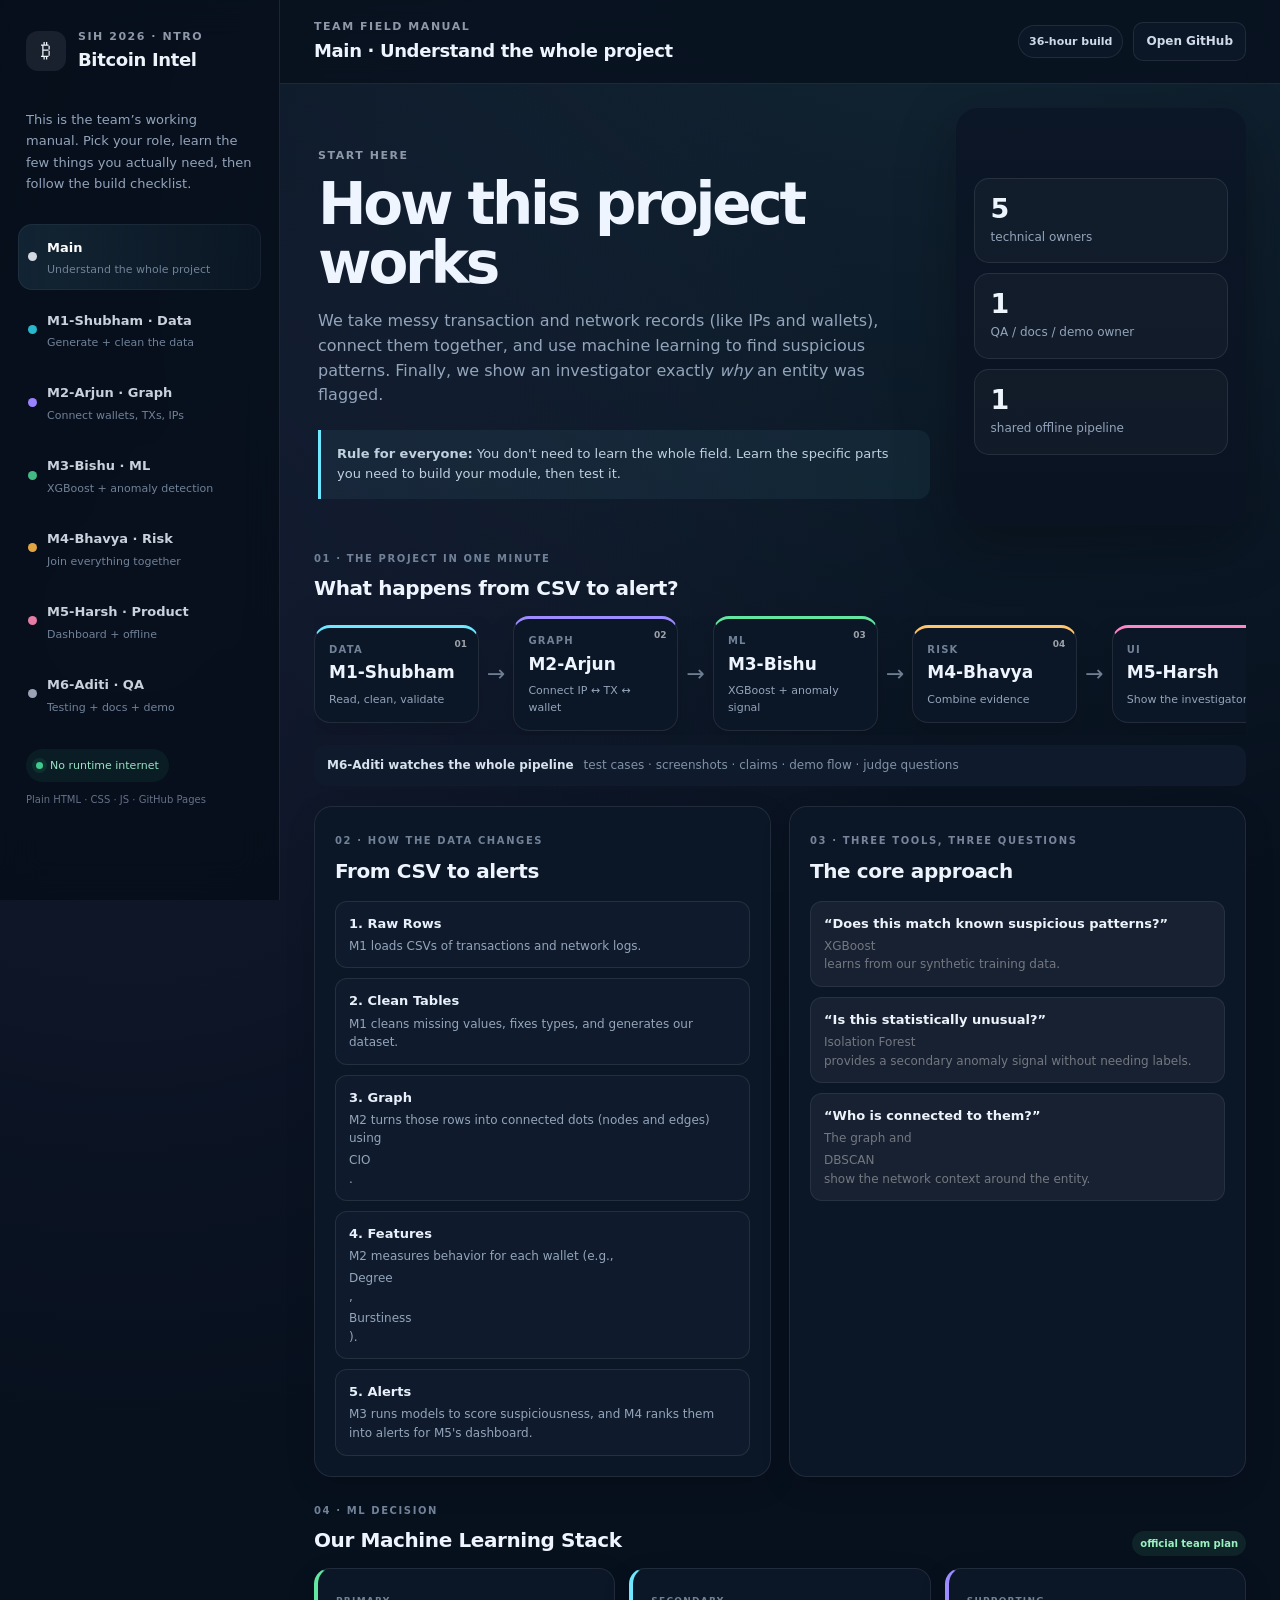
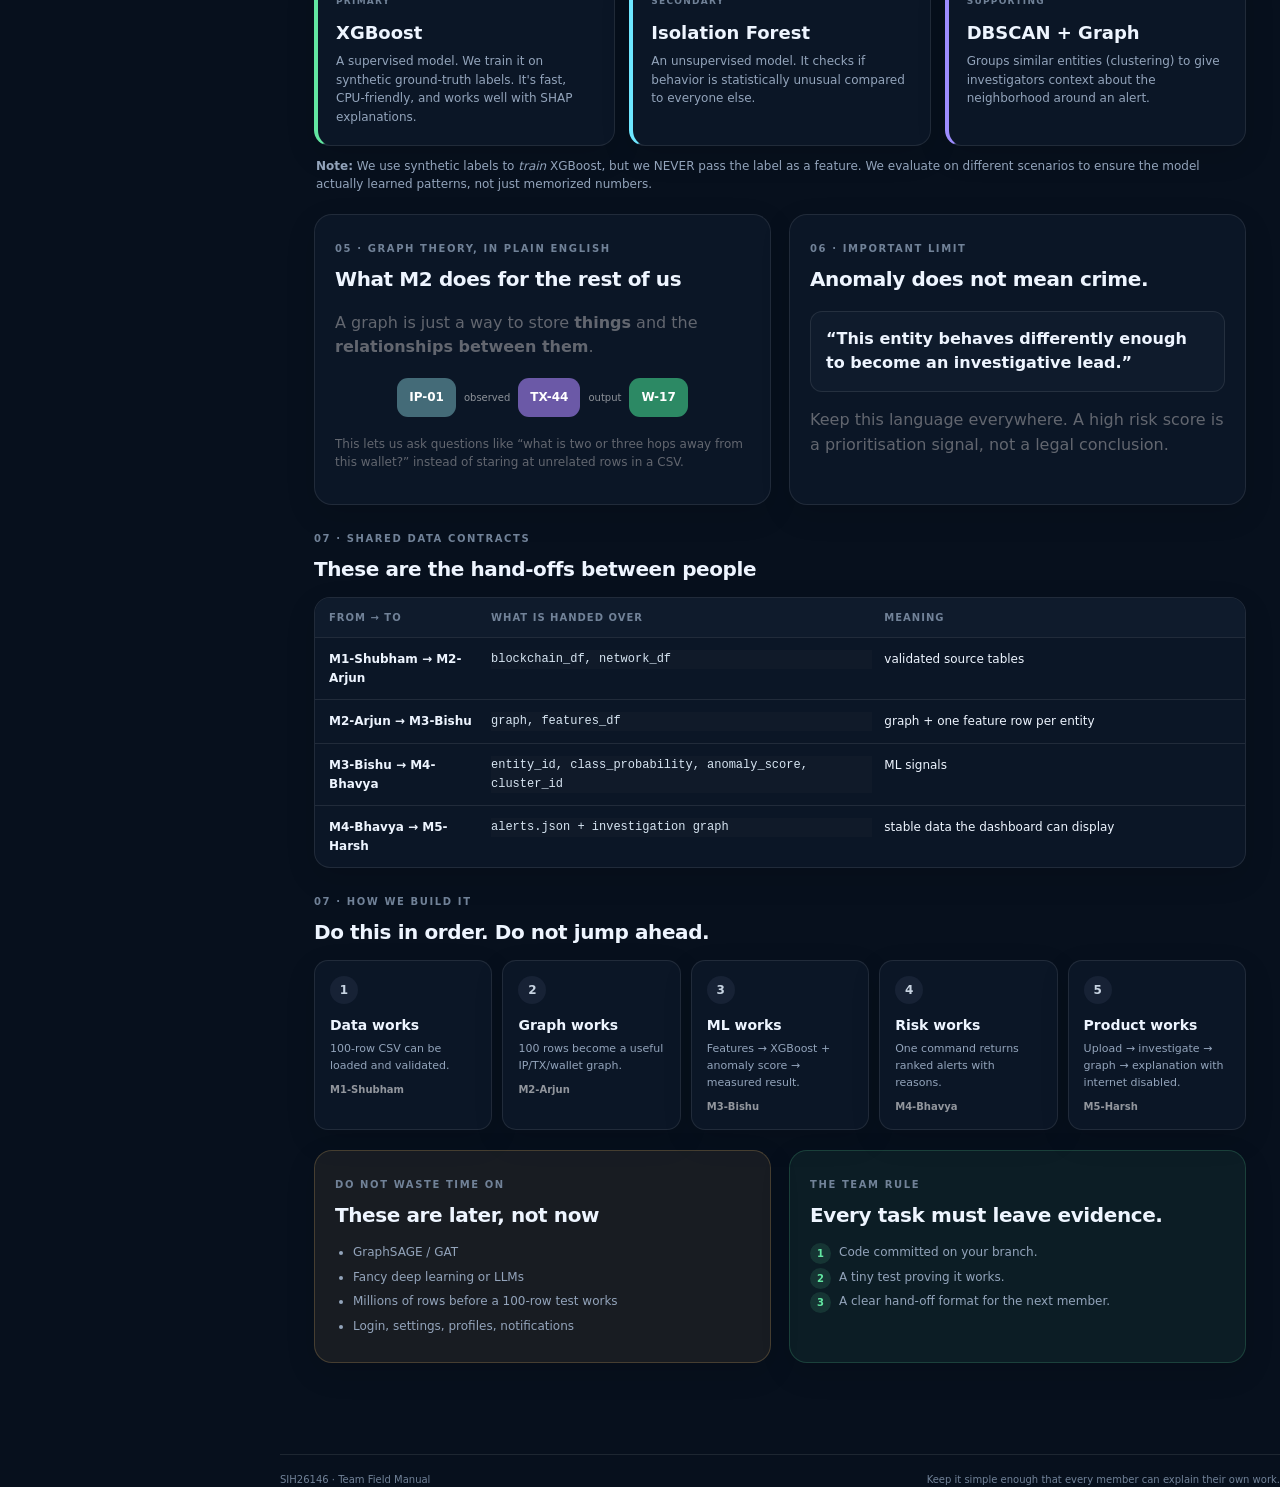
<file: docs/index.html>
<!doctype html>
<html lang="en">
  <head>
    <meta charset="utf-8" />
    <meta name="viewport" content="width=device-width, initial-scale=1" />
    <meta name="theme-color" content="#0b1220" />
    <meta
      name="description"
      content="SIH26146 team field manual — learn the project, own a module, build it, test it, hand it off."
    />
    <title>SIH26146 · Team Field Manual</title>
    <link rel="stylesheet" href="styles.css" />
  </head>
  <body>
    <div class="app-shell">
      <aside class="sidebar" id="sidebar">
        <div class="brand">
          <div class="brand-mark">₿</div>
          <div>
            <div class="eyebrow">SIH 2026 · NTRO</div>
            <h1>Bitcoin Intel</h1>
          </div>
        </div>
        <p class="sidebar-intro">
          This is the team’s working manual. Pick your role, learn the few
          things you actually need, then follow the build checklist.
        </p>

        <nav class="role-nav" aria-label="Team sections">
          <button class="nav-item active" data-tab="main">
            <span class="nav-dot accent"></span
            ><span
              ><strong>Main</strong
              ><small>Understand the whole project</small></span
            >
          </button>
          <button class="nav-item" data-tab="m1">
            <span class="nav-dot cyan"></span
            ><span
              ><strong>M1-Shubham · Data</strong
              ><small>Generate + clean the data</small></span
            >
          </button>
          <button class="nav-item" data-tab="m2">
            <span class="nav-dot violet"></span
            ><span
              ><strong>M2-Arjun · Graph</strong
              ><small>Connect wallets, TXs, IPs</small></span
            >
          </button>
          <button class="nav-item" data-tab="m3">
            <span class="nav-dot green"></span
            ><span
              ><strong>M3-Bishu · ML</strong
              ><small>XGBoost + anomaly detection</small></span
            >
          </button>
          <button class="nav-item" data-tab="m4">
            <span class="nav-dot amber"></span
            ><span
              ><strong>M4-Bhavya · Risk</strong
              ><small>Join everything together</small></span
            >
          </button>
          <button class="nav-item" data-tab="m5">
            <span class="nav-dot pink"></span
            ><span
              ><strong>M5-Harsh · Product</strong
              ><small>Dashboard + offline</small></span
            >
          </button>
          <button class="nav-item" data-tab="m6">
            <span class="nav-dot slate"></span
            ><span
              ><strong>M6-Aditi · QA</strong
              ><small>Testing + docs + demo</small></span
            >
          </button>
        </nav>

        <div class="sidebar-footer">
          <div class="status-pill"><span></span> No runtime internet</div>
          <div class="tiny">Plain HTML · CSS · JS · GitHub Pages</div>
        </div>
      </aside>

      <main class="content">
        <header class="topbar">
          <button class="mobile-menu" id="menuBtn" aria-label="Open navigation">
            ☰
          </button>
          <div>
            <div class="eyebrow">TEAM FIELD MANUAL</div>
            <h2 id="pageTitle">Main · Understand the whole project</h2>
          </div>
          <div class="top-actions">
            <span class="build-tag">36-hour build</span>
            <a
              class="ghost-btn"
              href="https://github.com/bishuk-dev/sih26146-bitcoin-intel"
              target="_blank"
              rel="noopener noreferrer"
              >Open GitHub</a
            >
          </div>
        </header>

        <!-- ========================= MAIN ========================= -->
        <section class="page active-page" data-page="main">
          <div class="hero-grid">
            <div class="hero-copy">
              <span class="eyebrow">START HERE</span>
              <h3>How this project works</h3>
              <p class="lead">
                We take messy transaction and network records (like IPs and
                wallets), connect them together, and use machine learning to
                find suspicious patterns. Finally, we show an investigator
                exactly <em>why</em> an entity was flagged.
              </p>
              <div class="quick-note">
                <b>Rule for everyone:</b> You don't need to learn the whole
                field. Learn the specific parts you need to build your module,
                then test it.
              </div>
            </div>
            <div class="hero-side">
              <div class="big-stat"><b>5</b><span>technical owners</span></div>
              <div class="big-stat">
                <b>1</b><span>QA / docs / demo owner</span>
              </div>
              <div class="big-stat">
                <b>1</b><span>shared offline pipeline</span>
              </div>
            </div>
          </div>

          <section class="section">
            <div class="section-head">
              <div>
                <span class="kicker">01 · THE PROJECT IN ONE MINUTE</span>
                <h4>What happens from CSV to alert?</h4>
              </div>
            </div>
            <div class="pipeline big-pipeline">
              <div class="pipeline-node cyan">
                <span>01</span><b>DATA</b><strong>M1-Shubham</strong
                ><small>Read, clean, validate</small>
              </div>
              <div class="pipe-arrow">→</div>
              <div class="pipeline-node violet">
                <span>02</span><b>GRAPH</b><strong>M2-Arjun</strong
                ><small>Connect IP ↔ TX ↔ wallet</small>
              </div>
              <div class="pipe-arrow">→</div>
              <div class="pipeline-node green">
                <span>03</span><b>ML</b><strong>M3-Bishu</strong
                ><small>XGBoost + anomaly signal</small>
              </div>
              <div class="pipe-arrow">→</div>
              <div class="pipeline-node amber">
                <span>04</span><b>RISK</b><strong>M4-Bhavya</strong
                ><small>Combine evidence</small>
              </div>
              <div class="pipe-arrow">→</div>
              <div class="pipeline-node pink">
                <span>05</span><b>UI</b><strong>M5-Harsh</strong
                ><small>Show the investigator</small>
              </div>
            </div>
            <div class="support-lane">
              <b>M6-Aditi watches the whole pipeline</b
              ><span
                >test cases · screenshots · claims · demo flow · judge
                questions</span
              >
            </div>
          </section>

          <section class="section two-col">
            <div class="panel paper">
              <span class="kicker">02 · HOW THE DATA CHANGES</span>
              <h4>From CSV to alerts</h4>
              <div class="underhood">
                <div>
                  <b>1. Raw Rows</b
                  ><span>M1 loads CSVs of transactions and network logs.</span>
                </div>
                <div>
                  <b>2. Clean Tables</b
                  ><span
                    >M1 cleans missing values, fixes types, and generates our
                    dataset.</span
                  >
                </div>
                <div>
                  <b>3. Graph</b
                  ><span
                    >M2 turns those rows into connected dots (nodes and edges)
                    using
                    <span class="tech-term" data-term="cio">CIO</span>.</span
                  >
                </div>
                <div>
                  <b>4. Features</b
                  ><span
                    >M2 measures behavior for each wallet (e.g.,
                    <span class="tech-term" data-term="degree">Degree</span>,
                    <span class="tech-term" data-term="burstiness"
                      >Burstiness</span
                    >).</span
                  >
                </div>
                <div>
                  <b>5. Alerts</b
                  ><span
                    >M3 runs models to score suspiciousness, and M4 ranks them
                    into alerts for M5's dashboard.</span
                  >
                </div>
              </div>
            </div>
            <div class="panel dark-paper">
              <span class="kicker">03 · THREE TOOLS, THREE QUESTIONS</span>
              <h4>The core approach</h4>
              <div class="question-stack">
                <div>
                  <b>“Does this match known suspicious patterns?”</b
                  ><span
                    ><span class="tech-term" data-term="xgboost">XGBoost</span>
                    learns from our synthetic training data.</span
                  >
                </div>
                <div>
                  <b>“Is this statistically unusual?”</b
                  ><span
                    ><span class="tech-term" data-term="isolation-forest"
                      >Isolation Forest</span
                    >
                    provides a secondary anomaly signal without needing
                    labels.</span
                  >
                </div>
                <div>
                  <b>“Who is connected to them?”</b
                  ><span
                    >The graph and
                    <span class="tech-term" data-term="dbscan">DBSCAN</span>
                    show the network context around the entity.</span
                  >
                </div>
              </div>
            </div>
          </section>

          <section class="section">
            <div class="section-head">
              <div>
                <span class="kicker">04 · ML DECISION</span>
                <h4>Our Machine Learning Stack</h4>
              </div>
              <span class="section-chip green-chip">official team plan</span>
            </div>
            <div class="decision-grid">
              <div class="decision-card primary">
                <span class="decision-label">PRIMARY</span>
                <h5>
                  <span class="tech-term" data-term="xgboost">XGBoost</span>
                </h5>
                <p>
                  A supervised model. We train it on synthetic ground-truth
                  labels. It's fast, CPU-friendly, and works well with
                  <span class="tech-term" data-term="shap">SHAP</span>
                  explanations.
                </p>
              </div>
              <div class="decision-card secondary">
                <span class="decision-label">SECONDARY</span>
                <h5>
                  <span class="tech-term" data-term="isolation-forest"
                    >Isolation Forest</span
                  >
                </h5>
                <p>
                  An unsupervised model. It checks if behavior is statistically
                  unusual compared to everyone else.
                </p>
              </div>
              <div class="decision-card support">
                <span class="decision-label">SUPPORTING</span>
                <h5>
                  <span class="tech-term" data-term="dbscan">DBSCAN</span> +
                  Graph
                </h5>
                <p>
                  Groups similar entities (clustering) to give investigators
                  context about the neighborhood around an alert.
                </p>
              </div>
            </div>
            <p class="small-note">
              <strong>Note:</strong> We use synthetic labels to
              <em>train</em> XGBoost, but we NEVER pass the label as a feature.
              We evaluate on different scenarios to ensure the model actually
              learned patterns, not just memorized numbers.
            </p>
          </section>

          <section class="section two-col">
            <div class="panel">
              <span class="kicker">05 · GRAPH THEORY, IN PLAIN ENGLISH</span>
              <h4>What M2 does for the rest of us</h4>
              <p>
                A graph is just a way to store <b>things</b> and the
                <b>relationships between them</b>.
              </p>
              <div class="mini-graph">
                <div class="g-node ip">IP-01</div>
                <div class="g-edge">observed</div>
                <div class="g-node tx">TX-44</div>
                <div class="g-edge">output</div>
                <div class="g-node wallet">W-17</div>
              </div>
              <p class="muted">
                This lets us ask questions like “what is two or three hops away
                from this wallet?” instead of staring at unrelated rows in a
                CSV.
              </p>
            </div>
            <div class="panel">
              <span class="kicker">06 · IMPORTANT LIMIT</span>
              <h4>Anomaly does not mean crime.</h4>
              <div class="quote-box">
                “This entity behaves differently enough to become an
                investigative lead.”
              </div>
              <p>
                Keep this language everywhere. A high risk score is a
                prioritisation signal, not a legal conclusion.
              </p>
            </div>
          </section>

          <section class="section">
            <div class="section-head">
              <div>
                <span class="kicker">07 · SHARED DATA CONTRACTS</span>
                <h4>These are the hand-offs between people</h4>
              </div>
            </div>
            <div class="contract-table">
              <div class="contract-row head">
                <b>From → To</b><b>What is handed over</b><b>Meaning</b>
              </div>
              <div class="contract-row">
                <b>M1-Shubham → M2-Arjun</b
                ><code>blockchain_df, network_df</code
                ><span>validated source tables</span>
              </div>
              <div class="contract-row">
                <b>M2-Arjun → M3-Bishu</b><code>graph, features_df</code
                ><span>graph + one feature row per entity</span>
              </div>
              <div class="contract-row">
                <b>M3-Bishu → M4-Bhavya</b
                ><code
                  >entity_id, class_probability, anomaly_score, cluster_id</code
                ><span>ML signals</span>
              </div>
              <div class="contract-row">
                <b>M4-Bhavya → M5-Harsh</b
                ><code>alerts.json + investigation graph</code
                ><span>stable data the dashboard can display</span>
              </div>
            </div>
          </section>

          <section class="section">
            <div class="section-head">
              <div>
                <span class="kicker">07 · HOW WE BUILD IT</span>
                <h4>Do this in order. Do not jump ahead.</h4>
              </div>
            </div>
            <div class="gates">
              <div class="gate">
                <span>1</span>
                <div>
                  <b>Data works</b>
                  <p>100-row CSV can be loaded and validated.</p>
                  <small>M1-Shubham</small>
                </div>
              </div>
              <div class="gate">
                <span>2</span>
                <div>
                  <b>Graph works</b>
                  <p>100 rows become a useful IP/TX/wallet graph.</p>
                  <small>M2-Arjun</small>
                </div>
              </div>
              <div class="gate">
                <span>3</span>
                <div>
                  <b>ML works</b>
                  <p>Features → XGBoost + anomaly score → measured result.</p>
                  <small>M3-Bishu</small>
                </div>
              </div>
              <div class="gate">
                <span>4</span>
                <div>
                  <b>Risk works</b>
                  <p>One command returns ranked alerts with reasons.</p>
                  <small>M4-Bhavya</small>
                </div>
              </div>
              <div class="gate">
                <span>5</span>
                <div>
                  <b>Product works</b>
                  <p>
                    Upload → investigate → graph → explanation with internet
                    disabled.
                  </p>
                  <small>M5-Harsh</small>
                </div>
              </div>
            </div>
          </section>

          <section class="section two-col">
            <div class="panel warning-panel">
              <span class="kicker">DO NOT WASTE TIME ON</span>
              <h4>These are later, not now</h4>
              <ul class="plain-list">
                <li>GraphSAGE / GAT</li>
                <li>Fancy deep learning or LLMs</li>
                <li>Millions of rows before a 100-row test works</li>
                <li>Login, settings, profiles, notifications</li>
              </ul>
            </div>
            <div class="panel success-panel">
              <span class="kicker">THE TEAM RULE</span>
              <h4>Every task must leave evidence.</h4>
              <ol class="plain-list numbered">
                <li>Code committed on your branch.</li>
                <li>A tiny test proving it works.</li>
                <li>A clear hand-off format for the next member.</li>
              </ol>
            </div>
          </section>
        </section>

        <!-- ========================= M1-Shubham ========================= -->
        <section class="page" data-page="m1">
          <div class="role-hero role-cyan">
            <div>
              <span class="role-badge">M1-Shubham · DATA ENGINEER</span>
              <h3>
                Your job: make believable data and make bad input fail early.
              </h3>
              <p>
                You own the front door. Everything after you assumes the data is
                shaped correctly.
              </p>
            </div>
            <div class="role-stat">
              <b>Own</b><span>data/generator/*<br />src/ingestion/*</span>
            </div>
          </div>

          <section class="section two-col">
            <div class="panel">
              <span class="kicker">WHAT TO LEARN FIRST</span>
              <h4>Learn this, then code.</h4>
              <ol class="step-list">
                <li>
                  <b>pandas</b
                  ><span>DataFrame, `read_csv`, `groupby`, `merge`.</span>
                </li>
                <li>
                  <b>Data Validation</b
                  ><span
                    >Find missing fields, duplicate rows, bad timestamps.</span
                  >
                </li>
                <li>
                  <b>Synthetic Generation</b
                  ><span
                    >Use NumPy/Faker to generate realistic normal traffic.</span
                  >
                </li>
                <li>
                  <b>Scenario Injection</b
                  ><span
                    >Generate
                    <span class="tech-term" data-term="burstiness"
                      >Burstiness</span
                    >,
                    <span class="tech-term" data-term="fan-out">Fan-Out</span>,
                    and
                    <span class="tech-term" data-term="fan-in">Fan-In</span>
                    scenarios.</span
                  >
                </li>
              </ol>
            </div>
            <div class="panel paper">
              <span class="kicker">FILES</span>
              <h4>Work here</h4>
              <div class="file-list">
                <code>data/generator/generate.py</code
                ><code>src/ingestion/loader.py</code
                ><code>tests/test_generator.py</code
                ><code>tests/test_ingestion.py</code>
              </div>
              <div class="callout">
                Do not change graph or ML code just to make your module work.
                Fix the data at the boundary.
              </div>
            </div>
          </section>

          <section class="section">
            <div class="section-head">
              <div>
                <span class="kicker">BUILD CHECKLIST</span>
                <h4>Do this in order</h4>
              </div>
            </div>
            <ul class="check-list">
              <li>
                Create a simple 100-row sample dataset by hand to test the
                pipeline.
              </li>
              <li>
                Write a schema validator to reject bad CSVs (e.g., negative
                amounts).
              </li>
              <li>Write the synthetic generator for "Normal" behavior.</li>
              <li>
                Write the generator for Anomalous behaviors (<span
                  class="tech-term"
                  data-term="fan-out"
                  >Fan-out</span
                >,
                <span class="tech-term" data-term="burstiness">Burstiness</span
                >).
              </li>
              <li>
                Ensure the ground-truth label is generated but kept completely
                separate from the features we hand to the ML model.
              </li>
            </ul>
          </section>

          <section class="section two-col">
            <div class="panel">
              <span class="kicker">HAND OFF TO M2</span>
              <h4>Output required</h4>
              <div class="code-card">
                <code>blockchain_df</code><code>network_df</code>
              </div>
              <p>M2 must be able to use your output without manual fixing.</p>
            </div>
            <div class="panel">
              <span class="kicker">WATCH OUT FOR</span>
              <h4>Don't cheat</h4>
              <p>
                Do not generate training and testing datasets using the exact
                same random seeds or ranges, otherwise our ML model is just
                memorizing the generator instead of learning patterns.
              </p>
            </div>
          </section>
        </section>

        <!-- ========================= M2-Arjun ========================= -->
        <section class="page" data-page="m2">
          <div class="role-hero role-violet">
            <div>
              <span class="role-badge">M2-Arjun · GRAPH ENGINEER</span>
              <h3>
                Your job: turn rows into relationships the rest of the team can
                reason about.
              </h3>
              <p>
                The graph is not decoration. It is where the transaction and
                network layers become one investigative picture.
              </p>
            </div>
            <div class="role-stat"><b>Own</b><span>src/graph/*</span></div>
          </div>

          <section class="section two-col">
            <div class="panel">
              <span class="kicker">LEARN FIRST</span>
              <h4>The small set of graph ideas you need</h4>
              <ol class="step-list">
                <li><b>Node</b><span>A thing: wallet, TX, IP.</span></li>
                <li>
                  <b>Edge</b
                  ><span>A relationship: INPUT, OUTPUT, OBSERVED.</span>
                </li>
                <li>
                  <b><span class="tech-term" data-term="degree">Degree</span></b
                  ><span>How many connections a node has (In/Out).</span>
                </li>
                <li>
                  <b
                    ><span class="tech-term" data-term="pagerank"
                      >PageRank</span
                    ></b
                  ><span>Measures entity importance in the graph.</span>
                </li>
                <li>
                  <b
                    >Entity clustering (<span class="tech-term" data-term="cio"
                      >CIO</span
                    >)</b
                  ><span
                    >Grouping multiple wallet addresses that likely belong to
                    one actor.</span
                  >
                </li>
              </ol>
            </div>
            <div class="panel paper">
              <span class="kicker">FILES</span>
              <h4>Work here</h4>
              <div class="file-list">
                <code>src/graph/build_graph.py</code
                ><code>src/graph/cio.py</code><code>src/graph/features.py</code
                ><code>tests/test_graph.py</code>
              </div>
              <div class="callout">
                Start with a tiny graph you can draw on paper. If you can't
                explain a node or edge, don't add it yet.
              </div>
            </div>
          </section>

          <section class="section">
            <div class="section-head">
              <div>
                <span class="kicker">BUILD CHECKLIST</span>
                <h4>Do this in order</h4>
              </div>
            </div>
            <ul class="check-list">
              <li>
                Build the base transaction graph (Wallet → TX → Wallet) using
                NetworkX.
              </li>
              <li>Add network observations (IP → TX).</li>
              <li>
                Implement
                <span class="tech-term" data-term="cio">CIO</span> clustering to
                group wallets.
              </li>
              <li>
                Compute standard graph features (<span
                  class="tech-term"
                  data-term="degree"
                  >Degree</span
                >, <span class="tech-term" data-term="pagerank">PageRank</span>,
                Unique Counterparties).
              </li>
              <li>
                Compute behavioral features (<span
                  class="tech-term"
                  data-term="fan-in"
                  >Fan-in</span
                >, <span class="tech-term" data-term="fan-out">Fan-out</span>,
                Peeling).
              </li>
              <li>
                Write a function to extract a small 2-hop sub-graph around a
                specific entity (for the UI).
              </li>
            </ul>
          </section>

          <section class="section two-col">
            <div class="panel">
              <span class="kicker">HAND OFF TO M3-Bishu</span>
              <h4>The ML input</h4>
              <div class="code-card">
                <code>features_df</code
                ><code>entity_id + numerical features</code>
              </div>
              <p>
                One row per analytical entity. No raw wallet strings as ML
                features. No ground-truth label in the feature matrix.
              </p>
            </div>
            <div class="panel">
              <span class="kicker">DONE WHEN</span>
              <h4>Prove these three things</h4>
              <ul class="check-list">
                <li>
                  A
                  <span class="tech-term" data-term="fan-out">fan-out</span>
                  wallet has high out-degree.
                </li>
                <li>
                  A
                  <span class="tech-term" data-term="fan-in">fan-in</span>
                  wallet has high in-degree.
                </li>
                <li>Clicking an entity returns a sensible local subgraph.</li>
              </ul>
            </div>
          </section>
        </section>

        <!-- ========================= M3-Bishu ========================= -->
        <section class="page" data-page="m3">
          <div class="role-hero role-green">
            <div>
              <span class="role-badge">M3-Bishu · ML / DETECTION ENGINEER</span>
              <h3>
                Your job: turn M2-Arjun's measurements into evidence the system
                can rank.
              </h3>
              <p>
                Primary model: XGBoost. Secondary model: Isolation Forest. Your
                biggest responsibility is preventing leakage and proving the
                model actually works.
              </p>
            </div>
            <div class="role-stat">
              <b>Own</b><span>src/ml/*<br />ML experiments</span>
            </div>
          </div>

          <section class="section two-col">
            <div class="panel">
              <span class="kicker">WHAT YOU NEED TO UNDERSTAND</span>
              <h4>Learn the idea before the library.</h4>
              <ol class="step-list">
                <li>
                  <b>Feature</b
                  ><span>A measurable property like degree or burstiness.</span>
                </li>
                <li><b>Sample</b><span>One entity / wallet row.</span></li>
                <li>
                  <b>Overfitting</b
                  ><span
                    >Model memorizes the training data instead of learning
                    patterns.</span
                  >
                </li>
                <li>
                  <b>Leakage</b
                  ><span
                    >When the answer (ground truth) sneaks into the
                    features.</span
                  >
                </li>
                <li>
                  <b>Precision & Recall</b
                  ><span
                    >Metrics to measure if our alerts are actually useful.</span
                  >
                </li>
              </ol>
            </div>
            <div class="panel paper">
              <span class="kicker">FILES</span>
              <h4>Your ML workspace</h4>
              <div class="file-list">
                <code>src/ml/preprocess.py</code><code>src/ml/detect.py</code
                ><code>src/ml/evaluate.py</code><code>src/ml/explain.py</code
                ><code>tests/test_ml.py</code><code>ml_learning/*</code>
              </div>
              <div class="callout">
                Do not start with SHAP or hyperparameter tuning. First make a
                tiny XGBoost model produce a real metric on held-out data.
              </div>
            </div>
          </section>

          <section class="section">
            <div class="section-head">
              <div>
                <span class="kicker">BUILD CHECKLIST</span>
                <h4>Follow this order</h4>
              </div>
            </div>
            <ul class="check-list">
              <li>
                Build a toy classifier on 100 rows to ensure the code runs.
              </li>
              <li>
                Agree with M2 on the feature list (e.g. `transaction_count`,
                `burstiness`, `pagerank`).
              </li>
              <li>
                Ensure Train, Validation, and Test sets use completely different
                seeds/ranges.
              </li>
              <li>
                Train the
                <span class="tech-term" data-term="xgboost">XGBoost</span>
                primary model.
              </li>
              <li>
                Measure F1, Precision, and Recall. Don't just show accuracy!
              </li>
              <li>
                Integrate
                <span class="tech-term" data-term="shap">SHAP</span> to generate
                explanations for the top predictions.
              </li>
              <li>
                Train the
                <span class="tech-term" data-term="isolation-forest"
                  >Isolation Forest</span
                >
                model on the same features (without labels) for a secondary
                anomaly score.
              </li>
              <li>
                Hand off `class_probability`, `anomaly_score`, `cluster_id`, and
                `top_features` to M4.
              </li>
            </ul>
          </section>

          <section class="section">
            <div class="section-head">
              <div>
                <span class="kicker">MODEL UNDER THE HOOD</span>
                <h4>What your code is actually doing</h4>
              </div>
            </div>
            <div class="model-map">
              <div class="model-step">
                <span>1</span><b>M2-Arjun's features</b
                ><small>one row per entity</small>
              </div>
              <div class="pipe-arrow">→</div>
              <div class="model-step">
                <span>2</span><b>Preprocess</b
                ><small>select columns / fill missing values</small>
              </div>
              <div class="pipe-arrow">→</div>
              <div class="model-step primary">
                <span>3</span><b>XGBoost</b
                ><small>learn suspicious patterns</small>
              </div>
              <div class="pipe-arrow">→</div>
              <div class="model-step">
                <span>4</span><b>SHAP</b><small>explain prediction</small>
              </div>
            </div>
            <div class="model-map secondary-row">
              <div class="model-step secondary">
                <span>+</span><b>Isolation Forest</b
                ><small>independent unusualness signal</small>
              </div>
              <div class="pipe-arrow">→</div>
              <div class="model-step">
                <span>→</span><b>M4-Bhavya</b
                ><small>combine signals into risk</small>
              </div>
            </div>
          </section>

          <section class="section two-col">
            <div class="panel">
              <span class="kicker">EVALUATION RULE</span>
              <h4>
                Ground truth is for training AND testing — but never as a
                feature.
              </h4>
              <div class="code-card">
                <code>X = df[FEATURE_COLUMNS]</code
                ><code>y = df["ground_truth_anomalous"]</code
                ><code>model.fit(X_train, y_train)</code
                ><code>metrics(y_test, predictions)</code>
              </div>
              <p>
                The test label is not shown to the model. It only lets us
                measure how well our detector did.
              </p>
            </div>
            <div class="panel warning-panel">
              <span class="kicker">DO NOT CHEAT YOURSELF</span>
              <h4>Red flags in your own experiment</h4>
              <ul class="check-list">
                <li>Random row split only.</li>
                <li>Ground-truth column accidentally included in X.</li>
                <li>
                  Training and test generated with exactly the same tiny rule.
                </li>
                <li>Accuracy shown without false positives.</li>
                <li>“Confidence 97%” without saying what it means.</li>
              </ul>
            </div>
          </section>

          <section class="section">
            <div class="section-head">
              <div>
                <span class="kicker">DONE WHEN</span>
                <h4>You can show these numbers on your own laptop</h4>
              </div>
            </div>
            <div class="done-grid">
              <div>
                <b>Baseline</b
                ><span
                  >XGBoost produces a real F1 / PR-AUC on a held-out set.</span
                >
              </div>
              <div>
                <b>Robustness</b
                ><span
                  >Performance does not collapse when generator ranges or
                  scenario mixture changes.</span
                >
              </div>
              <div>
                <b>Explainability</b
                ><span
                  >For one alert, you can list the top features behind the
                  prediction.</span
                >
              </div>
              <div>
                <b>Handoff</b
                ><span
                  >M4-Bhavya can consume one JSON row without reading your
                  training code.</span
                >
              </div>
            </div>
          </section>
        </section>

        <!-- ========================= M4-Bhavya ========================= -->
        <section class="page" data-page="m4">
          <div class="role-hero role-amber">
            <div>
              <span class="role-badge">M4-Bhavya · RISK + INTEGRATION</span>
              <h3>
                Your job: make five separate modules behave like one
                application.
              </h3>
              <p>
                You are the person who makes sure the system can go from one
                command to a ranked alert without someone manually copying data
                between notebooks.
              </p>
            </div>
            <div class="role-stat">
              <b>Own</b
              ><span
                >src/scoring/*<br />src/pipeline.py<br />integration tests</span
              >
            </div>
          </div>

          <section class="section two-col">
            <div class="panel">
              <span class="kicker">LEARN FIRST</span>
              <h4>You need software integration more than advanced ML.</h4>
              <ol class="step-list">
                <li>
                  <b>Functions and modules</b
                  ><span>How to keep each stage independent.</span>
                </li>
                <li>
                  <b>Data contracts</b
                  ><span>What each function receives and returns.</span>
                </li>
                <li>
                  <b>JSON</b><span>The dashboard-friendly alert format.</span>
                </li>
                <li>
                  <b>Testing</b
                  ><span
                    >How to prove the whole pipeline runs from a clean
                    start.</span
                  >
                </li>
              </ol>
            </div>
            <div class="panel paper">
              <span class="kicker">FILES</span>
              <h4>Work here</h4>
              <div class="file-list">
                <code>src/scoring/risk_engine.py</code
                ><code>src/pipeline.py</code><code>tests/test_pipeline.py</code
                ><code>tests/test_scoring.py</code>
              </div>
            </div>
          </section>

          <section class="section">
            <div class="section-head">
              <div>
                <span class="kicker">BUILD ORDER</span>
                <h4>Make one command do the whole job</h4>
              </div>
            </div>
            <div class="action-list">
              <div class="action">
                <span>01</span>
                <div>
                  <h5>Define the alert schema</h5>
                  <p>
                    Agree on: entity_id, risk_score, priority,
                    class_probability, anomaly_score, cluster_id, reasons,
                    evidence_ids.
                  </p>
                </div>
              </div>
              <div class="action">
                <span>02</span>
                <div>
                  <h5>Write the pipeline skeleton</h5>
                  <p>
                    Call ingestion → graph → features → ML → scoring. At first
                    it can use tiny sample data.
                  </p>
                  <pre>python -m src.pipeline data/sample/blockchain.csv</pre>
                </div>
              </div>
              <div class="action">
                <span>03</span>
                <div>
                  <h5>Build the risk score</h5>
                  <p>
                    Start with configurable weights. Later test a few weight
                    combinations on held-out scenarios instead of claiming the
                    weights are “scientifically correct.”
                  </p>
                </div>
              </div>
              <div class="action">
                <span>04</span>
                <div>
                  <h5>Turn technical outputs into reasons</h5>
                  <p>
                    Examples: “high transaction velocity”, “unusually high
                    fan-out”, “IP reused across many wallets”.
                  </p>
                </div>
              </div>
              <div class="action">
                <span>05</span>
                <div>
                  <h5>Return ranked alerts</h5>
                  <p>
                    Sort highest risk first. Keep enough evidence for the
                    dashboard to open the entity's graph and timeline.
                  </p>
                </div>
              </div>
              <div class="action">
                <span>06</span>
                <div>
                  <h5>Run the same pipeline from a clean shell</h5>
                  <p>
                    If your system needs five manual commands, keep integrating
                    until it can be launched simply.
                  </p>
                </div>
              </div>
            </div>
          </section>
          <section class="section two-col">
            <div class="panel">
              <span class="kicker">HAND OFF TO M5-Harsh</span>
              <h4>Give the dashboard a boring, stable JSON shape.</h4>
              <div class="code-card">
                <code
                  >{ "entity_id": "W17", "risk_score": 91, "priority": "HIGH",
                  "class_probability": 0.87, "anomaly_score": 0.94,
                  "cluster_id": 4, "reasons": ["high fan-out", "IP reused",
                  "burst activity"] }</code
                >
              </div>
            </div>
            <div class="panel">
              <span class="kicker">DONE WHEN</span>
              <h4>Your test is simple.</h4>
              <ul class="check-list">
                <li>One command creates the alert artifact.</li>
                <li>Same input produces reproducible output.</li>
                <li>Dashboard does not import your internal model code.</li>
                <li>Broken modules fail with a readable error.</li>
              </ul>
            </div>
          </section>
        </section>

        <!-- ========================= M5-Harsh ========================= -->
        <section class="page" data-page="m5">
          <div class="role-hero role-pink">
            <div>
              <span class="role-badge">M5-Harsh · PRODUCT + OFFLINE</span>
              <h3>
                Your job: make the system understandable in three clicks — then
                prove it works without internet.
              </h3>
              <p>
                The final product is an investigator tool, not a collection of
                charts.
              </p>
            </div>
            <div class="role-stat">
              <b>Own</b><span>dashboard/*<br />docker/*<br />scripts/*</span>
            </div>
          </div>

          <section class="section two-col">
            <div class="panel">
              <span class="kicker">LEARN FIRST</span>
              <h4>Only learn the UI pieces you need.</h4>
              <ol class="step-list">
                <li>
                  <b>Streamlit</b
                  ><span
                    >metrics, tables, buttons, columns, selection and
                    state.</span
                  >
                </li>
                <li>
                  <b>PyVis</b
                  ><span
                    >nodes, edges, labels, groups and local resources.</span
                  >
                </li>
                <li>
                  <b>Investigation flow</b
                  ><span>Overview → alerts → entity detail.</span>
                </li>
                <li>
                  <b>Offline packaging</b
                  ><span>local Python packages and local JS assets.</span>
                </li>
              </ol>
            </div>
            <div class="panel paper">
              <span class="kicker">FILES</span>
              <h4>Work here</h4>
              <div class="file-list">
                <code>dashboard/app.py</code><code>dashboard/graph_view.py</code
                ><code>dashboard/components/*</code><code>docker/*</code
                ><code>scripts/test_offline.sh</code>
              </div>
            </div>
          </section>

          <section class="section">
            <div class="section-head">
              <div>
                <span class="kicker">BUILD CHECKLIST</span>
                <h4>Build only these screens</h4>
              </div>
            </div>
            <div class="screen-flow">
              <div>
                <span>01</span><b>Overview</b>
                <p>High-level stats: total alerts, high-risk alerts.</p>
              </div>
              <i>→</i>
              <div>
                <span>02</span><b>Ranked Alerts</b>
                <p>List of alerts sorted by risk. Click to investigate.</p>
              </div>
              <i>→</i>
              <div>
                <span>03</span><b>Investigation</b>
                <p>Detailed view: Subgraph, reasons, timeline.</p>
              </div>
            </div>
          </section>

          <section class="section">
            <div class="section-head">
              <div>
                <span class="kicker">VISUAL RULE</span>
                <h4>Show evidence, not generic analytics.</h4>
              </div>
            </div>
            <div class="dashboard-mock">
              <div class="mock-top">
                <b>NTRO BTC FORENSICS</b><span>Air-gapped</span>
              </div>
              <div class="mock-metrics">
                <div>Alerts<strong>128</strong></div>
                <div>High risk<strong>17</strong></div>
                <div>Entities<strong>42k</strong></div>
                <div>Transactions<strong>3.1M</strong></div>
              </div>
              <div class="mock-body">
                <div class="mock-graph">
                  <span class="mg ip">IP-4</span><span class="mg tx">TX-44</span
                  ><span class="mg wallet">W-17</span
                  ><span class="mg wallet2">W-21</span
                  ><span class="mg tx2">TX-52</span><span class="line l1"></span
                  ><span class="line l2"></span><span class="line l3"></span
                  ><span class="line l4"></span>
                </div>
                <div class="mock-alert">
                  <small>HIGH PRIORITY</small>
                  <h5>W-17 · Risk 91</h5>
                  <p>High transaction velocity</p>
                  <p>Abnormal fan-out</p>
                  <p>IP reused across multiple wallets</p>
                </div>
              </div>
            </div>
          </section>

          <section class="section two-col">
            <div class="panel warning-panel">
              <span class="kicker">OFFLINE</span>
              <h4>Build the offline proof, not just the claim.</h4>
              <ol class="step-list">
                <li>
                  <b>Freeze dependencies</b
                  ><span>requirements.lock + wheelhouse.</span>
                </li>
                <li>
                  <b>Bundle browser assets</b
                  ><span>No CDN for PyVis or other runtime resources.</span>
                </li>
                <li><b>Start locally</b><span>localhost only.</span></li>
                <li>
                  <b>Disconnect network</b
                  ><span>Run the same workflow again.</span>
                </li>
              </ol>
            </div>
            <div class="panel success-panel">
              <span class="kicker">DONE WHEN</span>
              <h4>Judge test</h4>
              <div class="offline-grid">
                <span>Network OFF</span><span>Upload CSV</span
                ><span>Run model</span><span>Show graph</span
                ><span>Show reasons</span><span>No error</span>
              </div>
            </div>
          </section>
        </section>

        <!-- ========================= M6-Aditi ========================= -->
        <section class="page" data-page="m6">
          <div class="role-hero role-slate">
            <div>
              <span class="role-badge">M6-Aditi · QA + DOCS + DEMO</span>
              <h3>
                Your job: make the technical work understandable and catch
                failures before the judges do.
              </h3>
              <p>
                This is a support role with real ownership. You are not “just
                making the PPT.”
              </p>
            </div>
            <div class="role-stat">
              <b>Own</b><span>docs/*<br />QA matrix<br />demo script</span>
            </div>
          </div>

          <section class="section two-col">
            <div class="panel">
              <span class="kicker">LEARN FIRST</span>
              <h4>Understand the system from the outside.</h4>
              <ol class="step-list">
                <li>
                  <b>Vocabulary</b
                  ><span
                    >Know terms like
                    <span class="tech-term" data-term="fan-in">fan-in</span>,
                    <span class="tech-term" data-term="fan-out">fan-out</span>,
                    <span class="tech-term" data-term="burstiness"
                      >burstiness</span
                    >, and anomaly.</span
                  >
                </li>
                <li>
                  <b>Claims</b
                  ><span
                    >Never say "criminal" when we mean "investigative
                    lead."</span
                  >
                </li>
                <li>
                  <b>Demo Flow</b
                  ><span
                    >Be ready to guide a judge through a 5-minute offline
                    demo.</span
                  >
                </li>
              </ol>
            </div>
            <div class="panel paper">
              <span class="kicker">DELIVERABLES</span>
              <h4>Create and maintain</h4>
              <div class="file-list">
                <code>docs/QA_CHECKLIST.md</code><code>docs/SCENARIOS.md</code
                ><code>docs/JUDGE_QA.md</code><code>docs/demo-script.md</code
                ><code>screenshots/*</code>
              </div>
            </div>
          </section>

          <section class="section">
            <div class="section-head">
              <div>
                <span class="kicker">TEST THE BEHAVIOUR</span>
                <h4>What should happen?</h4>
              </div>
            </div>
            <div class="qa-grid">
              <div><b>NORMAL</b><span>Low risk score.</span></div>
              <div><b>BURST</b><span>Temporal features spike.</span></div>
              <div>
                <b><span class="tech-term" data-term="fan-out">FAN-OUT</span></b
                ><span>Out-degree spikes.</span>
              </div>
              <div>
                <b><span class="tech-term" data-term="fan-in">FAN-IN</span></b
                ><span>In-degree spikes.</span>
              </div>
              <div><b>MIXED</b><span>Multiple reasons triggered.</span></div>
            </div>
          </section>

          <section class="section">
            <div class="section-head">
              <div>
                <span class="kicker">DEMO SCRIPT</span>
                <h4>Five minutes. No wandering.</h4>
              </div>
            </div>
            <div class="timeline">
              <div>
                <span>00:00</span>
                <p>
                  Explain the problem: raw metadata is hard to investigate
                  manually.
                </p>
              </div>
              <div>
                <span>00:30</span>
                <p>Upload the dataset and run the investigation.</p>
              </div>
              <div>
                <span>01:20</span>
                <p>Open the top alert.</p>
              </div>
              <div>
                <span>02:00</span>
                <p>Show its graph, path and reasons.</p>
              </div>
              <div>
                <span>02:45</span>
                <p>Explain XGBoost, Isolation Forest and evaluation.</p>
              </div>
              <div>
                <span>03:30</span>
                <p>Disconnect the network.</p>
              </div>
              <div>
                <span>04:00</span>
                <p>Run again and prove the application still works.</p>
              </div>
              <div>
                <span>04:40</span>
                <p>Close: offline + graph + correlation + explainability.</p>
              </div>
            </div>
          </section>

          <section class="section">
            <div class="section-head">
              <div>
                <span class="kicker">JUDGE QUESTIONS</span>
                <h4>Prepare short, honest answers.</h4>
              </div>
            </div>
            <div class="qa-list">
              <div>
                <b
                  >Why
                  <span class="tech-term" data-term="xgboost">XGBoost</span>?</b
                >
                <p>
                  It's CPU-friendly, handles structured features well, and gives
                  straightforward
                  <span class="tech-term" data-term="shap">SHAP</span>
                  explanations.
                </p>
              </div>
              <div>
                <b
                  >Why
                  <span class="tech-term" data-term="isolation-forest"
                    >Isolation Forest</span
                  >?</b
                >
                <p>
                  It gives an independent unsupervised anomaly signal without
                  relying on training labels.
                </p>
              </div>
              <div>
                <b>Why synthetic data?</b>
                <p>
                  The PS requires it. We evaluate on distinct generator
                  distributions so the model learns concepts, not just fixed
                  ranges.
                </p>
              </div>
              <div>
                <b>Does an alert prove a crime?</b>
                <p>
                  No. It is an investigative lead based on behavioral anomalies.
                </p>
              </div>
              <div>
                <b>Why a graph?</b>
                <p>
                  Because the real value is understanding who an entity is
                  connected to, not just what they did in one transaction.
                </p>
              </div>
            </div>
          </section>
        </section>

        <footer class="footer">
          <span>SIH26146 · Team Field Manual</span
          ><span
            >Keep it simple enough that every member can explain their own
            work.</span
          >
        </footer>
      </main>
    </div>

    <!-- Tech Term Modal -->
    <div class="modal-overlay" id="defModal">
      <div class="modal-content">
        <button class="modal-close" id="defModalClose" aria-label="Close modal">
          &times;
        </button>
        <h3 id="defModalTitle">Term</h3>
        <p id="defModalText">Definition goes here.</p>
      </div>
    </div>

    <script src="app.js"></script>
  </body>
</html>
</file>
<file: docs/styles.css>
:root {
  --bg: #f4f1ea;
  --paper: #fffdf8;
  --ink: #171a20;
  --muted: #666a73;
  --line: #dedbd3;
  --sidebar: #0b1220;
  --sidebar-2: #111a2b;
  --cyan: #1593aa;
  --violet: #7356d8;
  --green: #268c63;
  --amber: #c28218;
  --pink: #c64b7c;
  --slate: #718096;
  --shadow: 0 18px 50px rgba(25, 30, 40, 0.08);
  --radius: 18px;
}

* { box-sizing: border-box; }
html { scroll-behavior: smooth; }
body {
  margin: 0;
  background: var(--bg);
  color: var(--ink);
  font-family: Inter, ui-sans-serif, system-ui, -apple-system, BlinkMacSystemFont, "Segoe UI", sans-serif;
  line-height: 1.55;
}
a { color: inherit; }
button { font: inherit; }

.app-shell { min-height: 100vh; display: grid; grid-template-columns: 280px minmax(0, 1fr); }
.sidebar {
  position: sticky; top: 0; height: 100vh; overflow-y: auto;
  background: linear-gradient(180deg, var(--sidebar), #0d1524 70%, #0b111d);
  color: #eef3fa; padding: 28px 18px 20px;
  border-right: 1px solid rgba(255,255,255,0.06);
}
.brand { display:flex; align-items:center; gap:12px; padding: 0 8px 22px; }
.brand-mark { width:40px; height:40px; display:grid; place-items:center; border-radius:12px; background:rgba(255,255,255,.08); font-size:20px; }
.eyebrow { font-size:11px; text-transform:uppercase; letter-spacing:.14em; font-weight:800; color:#8f98a9; }
.brand h1 { margin:1px 0 0; font-size:18px; letter-spacing:-.02em; }
.sidebar-intro { color:#aeb7c7; font-size:13px; line-height:1.65; padding: 0 8px 16px; }
.role-nav { display:grid; gap:7px; }
.nav-item {
  width:100%; border:0; background:transparent; color:#c9d1dd; border-radius:14px;
  padding:11px 10px; text-align:left; display:flex; gap:10px; align-items:center; cursor:pointer; transition:.2s ease;
}
.nav-item:hover { background:rgba(255,255,255,.06); color:#fff; }
.nav-item.active { background:#182337; color:#fff; box-shadow:inset 0 0 0 1px rgba(255,255,255,.05); }
.nav-item small { display:block; color:#7f8a9d; margin-top:2px; font-size:11px; }
.nav-item strong { font-size:13px; }
.nav-dot { width:9px; height:9px; border-radius:999px; flex:none; background:#7b8798; }
.nav-dot.accent { background:#d2d8e2; } .nav-dot.cyan { background:#28b8cc; } .nav-dot.violet { background:#9b82ff; } .nav-dot.green { background:#43ba84; } .nav-dot.amber { background:#e1a642; } .nav-dot.pink { background:#e47ca3; } .nav-dot.slate { background:#9aa4b6; }
.sidebar-footer { margin-top:22px; padding: 0 8px; }
.status-pill { display:inline-flex; align-items:center; gap:7px; padding:8px 10px; border-radius:999px; background:rgba(45,185,134,.08); color:#9ce1c4; font-size:11px; }
.status-pill span { width:7px; height:7px; border-radius:50%; background:#41c98e; box-shadow:0 0 0 4px rgba(65,201,142,.1); }
.tiny { margin-top:10px; font-size:10px; color:#657187; }

.content { min-width: 0; }
.topbar {
  position: sticky; top:0; z-index:10; display:flex; align-items:center; justify-content:space-between; gap:16px;
  padding:18px 34px; background:rgba(244,241,234,.92); backdrop-filter: blur(10px); border-bottom:1px solid rgba(30,30,30,.06);
}
.topbar h2 { margin:2px 0 0; font-size:18px; letter-spacing:-.02em; }
.top-actions { display:flex; align-items:center; gap:10px; }
.build-tag { font-size:11px; font-weight:800; padding:7px 10px; border:1px solid var(--line); background:var(--paper); border-radius:999px; color:#555c67; }
.ghost-btn { text-decoration:none; font-size:12px; font-weight:700; padding:9px 12px; border-radius:10px; border:1px solid var(--line); background:var(--paper); }
.ghost-btn:hover { background:#fff; }
.mobile-menu { display:none; }

.page { display:none; padding: 24px 34px 56px; max-width: 1260px; margin:0 auto; }
.page.active-page { display:block; animation: enter .2s ease; }
@keyframes enter { from { opacity:0; transform:translateY(5px);} to {opacity:1; transform:none;} }

.hero-grid { display:grid; grid-template-columns:minmax(0,1.6fr) .75fr; gap:22px; align-items:stretch; }
.hero-copy { padding: 34px 4px 26px; }
.hero-copy h3 { margin:8px 0 16px; font-size: clamp(34px, 5vw, 58px); line-height:1.02; letter-spacing:-.055em; max-width:800px; }
.hero-copy h3 em { font-style:normal; color:#52677a; }
.lead { max-width:820px; font-size:16px; color:#5f636b; }
.quick-note { margin-top:22px; max-width:780px; padding:14px 16px; border-left:3px solid #1e6676; background:#ecf3f4; border-radius:0 12px 12px 0; color:#39464d; font-size:13px; }
.hero-side { background:var(--sidebar); color:#eef4fc; border-radius:22px; padding:18px; display:grid; gap:10px; align-content:center; box-shadow:var(--shadow); }
.big-stat { padding:16px; border:1px solid rgba(255,255,255,.08); border-radius:15px; background:rgba(255,255,255,.03); }
.big-stat b { display:block; font-size:27px; line-height:1; } .big-stat span { display:block; color:#9da8b9; font-size:12px; margin-top:6px; }

.section { margin-top:20px; }
.section-head { display:flex; align-items:flex-end; justify-content:space-between; gap:15px; margin-bottom:12px; }
.section h4 { margin:4px 0 0; font-size:20px; letter-spacing:-.02em; }
.kicker { font-size:10px; font-weight:900; text-transform:uppercase; letter-spacing:.16em; color:#7f858f; }
.section-chip { padding:5px 8px; border-radius:999px; background:#eeeae2; font-size:10px; font-weight:800; color:#6c717a; }
.green-chip { background:#e5f2ec; color:#2b7656; }

.pipeline { display:flex; align-items:center; gap:8px; overflow:auto; padding-bottom:4px; }
.pipeline-node { min-width:165px; padding:14px; border-radius:16px; border:1px solid var(--line); background:var(--paper); position:relative; box-shadow:0 8px 20px rgba(20,20,20,.03); }
.pipeline-node span { position:absolute; top:10px; right:11px; font-size:9px; color:#9da2a8; font-weight:800; }
.pipeline-node b { display:block; font-size:10px; letter-spacing:.12em; color:#6e737c; }
.pipeline-node strong { display:block; margin-top:2px; font-size:17px; }
.pipeline-node small { display:block; color:#777c84; font-size:11px; margin-top:5px; }
.pipeline-node.cyan { border-top:3px solid var(--cyan); } .pipeline-node.violet { border-top:3px solid var(--violet); } .pipeline-node.green { border-top:3px solid var(--green); } .pipeline-node.amber { border-top:3px solid var(--amber); } .pipeline-node.pink { border-top:3px solid var(--pink); }
.pipe-arrow { color:#9ca3ad; font-size:22px; flex:none; }
.support-lane { margin-top:10px; display:flex; gap:10px; align-items:center; padding:11px 13px; background:#ece9e2; border-radius:12px; font-size:12px; color:#6b7078; }
.support-lane b { color:#394049; }

.two-col { display:grid; grid-template-columns:1fr 1fr; gap:18px; }
.panel { padding:20px; border-radius:var(--radius); background:var(--paper); border:1px solid var(--line); box-shadow:var(--shadow); }
.paper { background:#fffefa; } .dark-paper { background:#121a29; color:#edf3fb; border-color:#182336; } .dark-paper .kicker { color:#78849b; }
.panel p { color:#62666f; }
.dark-paper p, .dark-paper span, .dark-paper small { color:#aeb8c8; }
.question-stack, .underhood { display:grid; gap:10px; margin-top:14px; }
.question-stack > div, .underhood > div { padding:12px 13px; border-radius:12px; background:rgba(255,255,255,.05); border:1px solid rgba(255,255,255,.07); }
.underhood > div { background:#f5f2eb; border:1px solid #ece6db; }
.underhood b, .question-stack b { display:block; font-size:13px; } .underhood span, .question-stack span { display:block; font-size:12px; margin-top:3px; color:#737880; }

.decision-grid { display:grid; grid-template-columns:repeat(3,1fr); gap:14px; }
.decision-card { padding:18px; border-radius:16px; border:1px solid var(--line); background:var(--paper); }
.decision-card.primary { border-left:4px solid var(--green); } .decision-card.secondary { border-left:4px solid var(--cyan); } .decision-card.support { border-left:4px solid var(--violet); }
.decision-label { display:inline-block; font-size:9px; font-weight:900; letter-spacing:.14em; color:#7a7f88; }
.decision-card h5 { margin:7px 0 5px; font-size:18px; }
.decision-card p { margin:0; font-size:12px; color:#646a73; }
.decision-arrow { margin-top:12px; font-family:ui-monospace,monospace; color:#555d68; font-size:11px; }
.small-note { margin:11px 2px 0; font-size:12px; color:#73777f; }

.mini-graph { display:flex; align-items:center; justify-content:center; gap:8px; margin:18px 0; flex-wrap:wrap; }
.g-node { padding:10px 12px; border-radius:11px; font-weight:800; font-size:12px; color:white; }.g-node.ip{background:#446b78}.g-node.tx{background:#6b59a7}.g-node.wallet{background:#2c8964}.g-edge{font-size:10px;color:#8d9299;}
.quote-box { margin:16px 0; padding:15px; border-radius:12px; background:#f1eee7; border:1px solid #e4ded2; font-weight:700; }

.contract-table { border:1px solid var(--line); border-radius:16px; overflow:hidden; background:var(--paper); }
.contract-row { display:grid; grid-template-columns:150px 1.1fr 1fr; gap:12px; padding:12px 14px; border-top:1px solid #ece8df; font-size:12px; align-items:start; }
.contract-row:first-child { border-top:0; } .contract-row.head { background:#efebe4; font-size:10px; text-transform:uppercase; letter-spacing:.1em; color:#737880; }
.contract-row code, .file-list code, pre, .code-card code { font-family:ui-monospace,SFMono-Regular,Menlo,monospace; }

.gates { display:grid; grid-template-columns:repeat(5,1fr); gap:10px; }
.gate { padding:15px; background:var(--paper); border:1px solid var(--line); border-radius:14px; }
.gate > span { width:28px; height:28px; display:grid; place-items:center; border-radius:50%; background:#ebe6dc; font-size:12px; font-weight:900; }
.gate b { display:block; margin-top:11px; font-size:14px; } .gate p { margin:3px 0 0; font-size:11px; color:#6c7178; } .gate small{display:block;margin-top:8px;color:#92969d;font-size:10px;font-weight:800;}

.warning-panel { background:#fff8e8; border-color:#eddab0; }.success-panel { background:#f2faf5; border-color:#d0e9da; }
.plain-list { margin:12px 0 0; padding-left:18px; color:#61666e; }.plain-list li{margin:6px 0;font-size:12px;}.numbered{counter-reset:item;list-style:none;padding:0}.numbered li{counter-increment:item;position:relative;padding-left:29px}.numbered li:before{content:counter(item);position:absolute;left:0;top:0;width:21px;height:21px;display:grid;place-items:center;border-radius:50%;background:#e5eee8;color:#2d7d57;font-size:10px;font-weight:900;}

.role-hero { padding:28px; border-radius:22px; color:white; display:flex; justify-content:space-between; gap:20px; align-items:flex-end; box-shadow:var(--shadow); }
.role-hero h3{margin:7px 0 8px;font-size:34px;line-height:1.06;letter-spacing:-.04em;max-width:820px}.role-hero p{margin:0;color:rgba(255,255,255,.82);max-width:780px;font-size:14px}.role-badge{display:inline-block;font-size:10px;font-weight:900;letter-spacing:.15em;color:rgba(255,255,255,.72)}
.role-stat{min-width:170px;padding:14px;border:1px solid rgba(255,255,255,.18);background:rgba(255,255,255,.08);border-radius:14px}.role-stat b{display:block;font-size:10px;text-transform:uppercase;letter-spacing:.1em;color:rgba(255,255,255,.65)}.role-stat span{display:block;font-size:12px;font-family:ui-monospace,monospace;margin-top:5px}.role-cyan{background:linear-gradient(135deg,#0e7287,#196173)}.role-violet{background:linear-gradient(135deg,#5b49b3,#7154bb)}.role-green{background:linear-gradient(135deg,#1f7754,#277c5d)}.role-amber{background:linear-gradient(135deg,#9b6916,#b17a20)}.role-pink{background:linear-gradient(135deg,#9e3e67,#b64b78)}.role-slate{background:linear-gradient(135deg,#495568,#5d6c82)}

.step-list { list-style:none; padding:0; margin:14px 0 0; display:grid; gap:9px; counter-reset:step; }.step-list li{counter-increment:step;position:relative;padding:12px 12px 12px 41px;border:1px solid #ece7dd;background:#fbf9f4;border-radius:12px}.step-list li:before{content:counter(step);position:absolute;left:12px;top:12px;width:21px;height:21px;border-radius:50%;display:grid;place-items:center;background:#ece8df;color:#6a6f77;font-size:10px;font-weight:900}.step-list b{display:block;font-size:12px}.step-list span{display:block;font-size:11px;color:#73777e;margin-top:3px}
.file-list { display:grid; gap:8px; margin-top:12px; }.file-list code{display:block;padding:10px 11px;border:1px solid #e8e3da;background:#f6f3ed;border-radius:9px;font-size:11px;overflow:auto}.callout{margin-top:12px;padding:11px 12px;border-left:3px solid #6b7b89;background:#f0f1f0;font-size:11px;color:#62676e;border-radius:0 10px 10px 0}
.action-list { display:grid; gap:10px; }.action{display:grid;grid-template-columns:32px minmax(0,1fr);gap:13px;padding:16px;border:1px solid var(--line);background:var(--paper);border-radius:15px}.action > span{width:30px;height:30px;border-radius:50%;background:#ebe7df;display:grid;place-items:center;font-size:10px;font-weight:900}.action h5{margin:0;font-size:14px}.action p{margin:5px 0 0;color:#656a72;font-size:12px}.action pre{margin:9px 0 0;padding:10px;background:#161d28;color:#dce5f0;border-radius:9px;overflow:auto;font-size:11px}.action code{font-family:ui-monospace,monospace;font-size:11px}
.check-list { list-style:none; padding:0; margin:12px 0 0; display:grid; gap:8px; }.check-list li{padding-left:22px;position:relative;font-size:12px;color:#5f646d}.check-list li:before{content:'✓';position:absolute;left:0;top:0;color:#2b8d64;font-weight:900}.mistake-grid{display:grid;grid-template-columns:repeat(3,1fr);gap:10px}.mistake-grid>div{padding:14px;border:1px solid var(--line);border-radius:13px;background:var(--paper)}.mistake-grid b{font-size:12px}.mistake-grid p{font-size:11px;color:#6d7179;margin:5px 0 0}

.model-map{display:flex;align-items:center;justify-content:center;gap:8px;overflow:auto}.secondary-row{margin-top:12px}.model-step{min-width:150px;padding:14px;border:1px solid var(--line);background:var(--paper);border-radius:14px}.model-step.primary{border-top:3px solid var(--green)}.model-step.secondary{border-top:3px solid var(--cyan)}.model-step span{display:inline-grid;place-items:center;width:24px;height:24px;border-radius:50%;background:#ece8e0;font-size:10px;font-weight:900}.model-step b{display:block;font-size:12px;margin-top:8px}.model-step small{display:block;color:#747981;font-size:10px;margin-top:3px}.code-card{display:grid;gap:7px;margin-top:12px}.code-card code{display:block;background:#171e29;color:#e0e8f3;padding:10px 11px;border-radius:9px;font-size:11px;overflow:auto;white-space:pre-wrap}.done-grid{display:grid;grid-template-columns:repeat(4,1fr);gap:10px}.done-grid>div{padding:14px;border:1px solid var(--line);background:var(--paper);border-radius:13px}.done-grid b{font-size:12px}.done-grid span{display:block;color:#6d7279;font-size:11px;margin-top:4px}

.screen-flow{display:grid;grid-template-columns:1fr 32px 1fr 32px 1fr;align-items:center;gap:8px}.screen-flow>div{padding:18px;border:1px solid var(--line);background:var(--paper);border-radius:15px}.screen-flow span{display:inline-grid;place-items:center;width:27px;height:27px;border-radius:50%;background:#eee9e0;font-size:10px;font-weight:900}.screen-flow b{display:block;margin-top:8px;font-size:13px}.screen-flow p{font-size:11px;color:#6b7077;margin:4px 0 0}.screen-flow i{text-align:center;font-style:normal;color:#92979f;font-size:20px}
.dashboard-mock{border:1px solid #283448;background:#111824;border-radius:18px;padding:16px;color:#ecf2fa;box-shadow:var(--shadow)}.mock-top{display:flex;justify-content:space-between;font-size:12px}.mock-top span{padding:5px 8px;border-radius:999px;background:#172438;color:#83d6b5;font-size:10px}.mock-metrics{display:grid;grid-template-columns:repeat(4,1fr);gap:10px;margin-top:12px}.mock-metrics>div{padding:12px;border:1px solid rgba(255,255,255,.06);border-radius:12px;background:rgba(255,255,255,.03);color:#95a1b3;font-size:10px}.mock-metrics strong{display:block;color:#fff;font-size:20px;margin-top:4px}.mock-body{display:grid;grid-template-columns:1.5fr .7fr;gap:12px;margin-top:12px}.mock-graph{position:relative;min-height:220px;border:1px solid rgba(255,255,255,.06);border-radius:12px;background:radial-gradient(circle at 30% 30%,rgba(72,188,143,.08),transparent 40%),#0e151f}.mg{position:absolute;padding:7px 9px;border-radius:9px;font-size:10px;font-weight:800;z-index:2}.mg.ip{left:10%;top:22%;background:#3b6370}.mg.tx{left:34%;top:40%;background:#65569c}.mg.wallet{left:60%;top:25%;background:#26795a}.mg.wallet2{left:62%;top:66%;background:#26795a}.mg.tx2{left:34%;top:67%;background:#65569c}.line{position:absolute;height:2px;background:#617183;transform-origin:left center;z-index:1}.l1{left:18%;top:28%;width:130px;transform:rotate(17deg)}.l2{left:46%;top:44%;width:100px;transform:rotate(-20deg)}.l3{left:42%;top:48%;width:115px;transform:rotate(27deg)}.l4{left:49%;top:70%;width:90px;transform:rotate(-8deg)}.mock-alert{border:1px solid rgba(255,255,255,.07);border-radius:12px;padding:14px}.mock-alert small{font-size:9px;color:#f0a3b8;font-weight:900;letter-spacing:.12em}.mock-alert h5{font-size:17px;margin:7px 0 10px}.mock-alert p{font-size:10px;color:#aeb8c6;margin:6px 0}
.offline-grid{display:grid;grid-template-columns:repeat(2,1fr);gap:8px;margin-top:12px}.offline-grid span{padding:10px;border:1px solid #d7e7dc;background:#f7fbf8;border-radius:10px;font-size:11px;color:#37624f}.qa-grid{display:grid;grid-template-columns:repeat(3,1fr);gap:10px}.qa-grid>div{padding:14px;border:1px solid var(--line);background:var(--paper);border-radius:13px}.qa-grid b{font-size:11px}.qa-grid span{display:block;color:#6a7078;font-size:11px;margin-top:4px}.timeline{border-left:2px solid #d9d4ca;padding-left:18px;display:grid;gap:11px}.timeline>div{display:grid;grid-template-columns:65px 1fr;gap:10px}.timeline span{font-family:ui-monospace,monospace;font-size:11px;font-weight:800;color:#727781}.timeline p{margin:0;font-size:12px;color:#62676f}.qa-list{display:grid;gap:10px}.qa-list>div{padding:14px;border:1px solid var(--line);background:var(--paper);border-radius:13px}.qa-list b{font-size:12px}.qa-list p{font-size:11px;color:#676c74;margin:5px 0 0}

.footer { margin-top:35px; padding-top:17px; border-top:1px solid var(--line); display:flex; justify-content:space-between; gap:14px; color:#8b8e94; font-size:10px; }
.muted { color:#7b8088; font-size:12px; }.plus, .equals { color:#9da2a9; font-weight:900; }

@media (max-width: 1050px) {
  .app-shell { grid-template-columns: 230px minmax(0,1fr); }
  .page { padding-inline:24px; }
  .topbar { padding-inline:24px; }
  .decision-grid, .done-grid { grid-template-columns:1fr; }
  .gates { grid-template-columns:repeat(2,1fr); }
}
@media (max-width: 820px) {
  .app-shell { grid-template-columns:1fr; }
  .sidebar { position:fixed; inset:0 auto 0 0; width:280px; z-index:50; transform:translateX(-100%); transition:.25s ease; box-shadow:20px 0 60px rgba(0,0,0,.2); }
  body.menu-open .sidebar { transform:none; }
  .mobile-menu { display:inline-grid; place-items:center; width:38px; height:38px; border-radius:10px; border:1px solid var(--line); background:var(--paper); cursor:pointer; }
  .hero-grid, .two-col { grid-template-columns:1fr; }
  .top-actions .ghost-btn { display:none; }
  .role-hero { flex-direction:column; align-items:flex-start; }
  .role-stat { min-width:unset; width:100%; }
  .contract-row { grid-template-columns:1fr; gap:4px; }
  .contract-row.head { display:none; }
  .screen-flow { grid-template-columns:1fr; }.screen-flow i{transform:rotate(90deg)}
  .mock-body { grid-template-columns:1fr; }
  .mock-metrics { grid-template-columns:repeat(2,1fr); }
  .qa-grid, .mistake-grid { grid-template-columns:1fr; }
  .gates { grid-template-columns:1fr; }
}
@media (max-width: 520px) {
  .page { padding:18px 14px 40px; }
  .topbar { padding:14px; }
  .hero-copy { padding-top:20px; }.hero-copy h3{font-size:38px}.role-hero h3{font-size:27px}
  .pipeline { align-items:stretch; }.pipeline-node{min-width:145px}.pipe-arrow{display:none}
  .footer { flex-direction:column; }
}

/* ================================================================
   DARK THEME — restored from the original team site
   ================================================================ */
:root {
  --bg: #07101d;
  --paper: #0b1626;
  --ink: #eef5ff;
  --muted: #93a4bb;
  --line: rgba(255,255,255,.09);
  --sidebar: #060e19;
  --sidebar-2: #0e1b2d;
  --cyan: #6ee7ff;
  --violet: #9d8cff;
  --green: #62e6a1;
  --amber: #ffc56d;
  --pink: #ff86c8;
  --slate: #b1bfd0;
  --shadow: 0 20px 60px rgba(0,0,0,.28);
}

body {
  background:
    radial-gradient(circle at 75% -10%, rgba(117,224,255,.12), transparent 35%),
    radial-gradient(circle at 10% 20%, rgba(157,140,255,.08), transparent 30%),
    var(--bg);
  color: var(--ink);
}

.sidebar {
  background: rgba(6,14,25,.78);
  backdrop-filter: blur(18px);
  border-right-color: var(--line);
}
.sidebar-intro, .sidebar-copy { color: var(--muted); }
.nav-item { color: #c9d1dd; }
.nav-item:hover { background: rgba(255,255,255,.04); border-color: var(--line); }
.nav-item.active { background: linear-gradient(90deg, rgba(117,224,255,.10), rgba(117,224,255,.03)); border-color: rgba(117,224,255,.16); }
.nav-item small { color: #718298; }
.sidebar-footer { border-top-color: var(--line); }

.topbar {
  background: rgba(7,16,29,.78);
  border-bottom-color: var(--line);
  backdrop-filter: blur(16px);
}
.build-tag, .ghost-btn {
  background: var(--paper);
  border-color: var(--line);
  color: #cfd9e7;
}
.ghost-btn:hover { background: var(--sidebar-2); }

.hero-copy h3 { color: var(--ink); }
.hero-copy h3 em { color: var(--cyan); }
.lead, .muted { color: var(--muted); }
.quick-note { background: rgba(117,224,255,.06); border-left-color: var(--cyan); color: #bfd0df; }
.hero-side { background: linear-gradient(180deg,#0b1626,#0a1321); box-shadow: var(--shadow); }
.big-stat { border-color: var(--line); background: rgba(255,255,255,.03); }
.big-stat span { color: var(--muted); }

.section-chip { background: #172235; color: #93a4bb; }
.green-chip { background: rgba(98,230,161,.09); color: #9af0c0; }
.pipeline-node, .panel, .decision-card, .gate, .contract-table, .role-cards > *, .action, .done-grid > div,
.screen-flow > div, .qa-grid > div, .qa-list > div, .mistake-grid > div, .model-step, .offline-grid > div {
  background: var(--paper);
  border-color: var(--line);
  box-shadow: 0 10px 30px rgba(0,0,0,.12);
}
.pipeline-node small, .decision-card p, .small-note, .gate p, .action p, .check-list li, .mistake-grid p,
.model-step small, .done-grid span, .qa-grid span, .timeline p, .qa-list p { color: var(--muted); }
.pipeline-node b, .decision-label, .contract-row.head, .kicker { color: #718298; }
.pipe-arrow, .equals, .plus { color: #718298; }
.support-lane { background: #0f1b2c; color: #8191a6; }
.support-lane b { color: #d8e2ee; }

.underhood > div, .quote-box { background: #0f1b2c; border-color: var(--line); }
.underhood span { color: var(--muted); }
.underhood b { color: #e8f1fb; }

.contract-row { border-top-color: var(--line); }
.contract-row.head { background: #0f1b2c; color: #718298; }
.contract-row code, .file-list code { color: #d7e5f2; background: #101a29; border-color: var(--line); }

.warning-panel { background: rgba(255,197,109,.07); border-color: rgba(255,197,109,.2); }
.success-panel { background: rgba(98,230,161,.06); border-color: rgba(98,230,161,.18); }
.plain-list, .numbered { color: var(--muted); }
.numbered li:before { background: rgba(98,230,161,.12); color: var(--green); }

.step-list li { background: #0e1929; border-color: var(--line); }
.step-list li:before { background: #172235; color: #9aaabd; }
.step-list span { color: var(--muted); }
.callout { background: rgba(117,224,255,.05); border-left-color: #5e7185; color: #9cacbf; }
.action > span { background: #172235; color: #d4dfec; }
.action pre, .code-card code { background: #070e18; color: #dbe6f3; border: 1px solid rgba(255,255,255,.06); }
.check-list li:before { color: var(--green); }

.role-hero { box-shadow: var(--shadow); }
.role-stat { background: rgba(255,255,255,.08); border-color: rgba(255,255,255,.16); }

.model-step span, .screen-flow span, .gate > span { background: #172235; color: #c8d4e2; }
.done-grid > div, .qa-grid > div, .qa-list > div, .mistake-grid > div { color: var(--ink); }

.offline-grid span { background: rgba(98,230,161,.06); border-color: rgba(98,230,161,.16); color: #a4d6bd; }
.timeline { border-left-color: #263549; }

.footer { border-top-color: var(--line); color: #718298; }

/* mock dashboard already dark; tune only contrast-related leftovers */
.dashboard-mock { border-color: #283448; background: #111824; }

.mobile-menu { background: var(--paper); border-color: var(--line); color: var(--ink); }

/* Tables / scrollbars */
::-webkit-scrollbar { width: 9px; height: 9px; }
::-webkit-scrollbar-track { background: #08111e; }
::-webkit-scrollbar-thumb { background: #24344a; border-radius: 999px; }
::-webkit-scrollbar-thumb:hover { background: #314762; }

/* --- Tech Term & Modal --- */
.tech-term {
  border-bottom: 1px dotted var(--accent);
  color: var(--accent);
  cursor: pointer;
  position: relative;
  transition: all 0.2s ease;
}
.tech-term:hover {
  background: rgba(117, 224, 255, 0.1);
  color: #c4efff;
}

.modal-overlay {
  position: fixed;
  top: 0;
  left: 0;
  right: 0;
  bottom: 0;
  background: rgba(0, 0, 0, 0.6);
  backdrop-filter: blur(4px);
  display: flex;
  align-items: center;
  justify-content: center;
  opacity: 0;
  pointer-events: none;
  z-index: 1000;
  transition: opacity 0.2s ease;
}
.modal-overlay.open {
  opacity: 1;
  pointer-events: auto;
}

.modal-content {
  background: var(--paper);
  border: 1px solid var(--line);
  box-shadow: 0 20px 40px rgba(0,0,0,0.3);
  padding: 2rem;
  border-radius: 12px;
  width: 90%;
  max-width: 450px;
  transform: translateY(20px);
  transition: transform 0.2s ease;
}
.modal-overlay.open .modal-content {
  transform: translateY(0);
}

.modal-content h3 {
  margin-top: 0;
  margin-bottom: 0.75rem;
  font-size: 1.25rem;
  color: var(--accent);
}
.modal-content p {
  margin: 0;
  color: var(--muted);
  line-height: 1.5;
}
.modal-close {
  position: absolute;
  top: 1rem;
  right: 1rem;
  background: transparent;
  border: none;
  color: var(--muted);
  font-size: 1.25rem;
  cursor: pointer;
}
.modal-close:hover {
  color: var(--ink);
}
</file>
